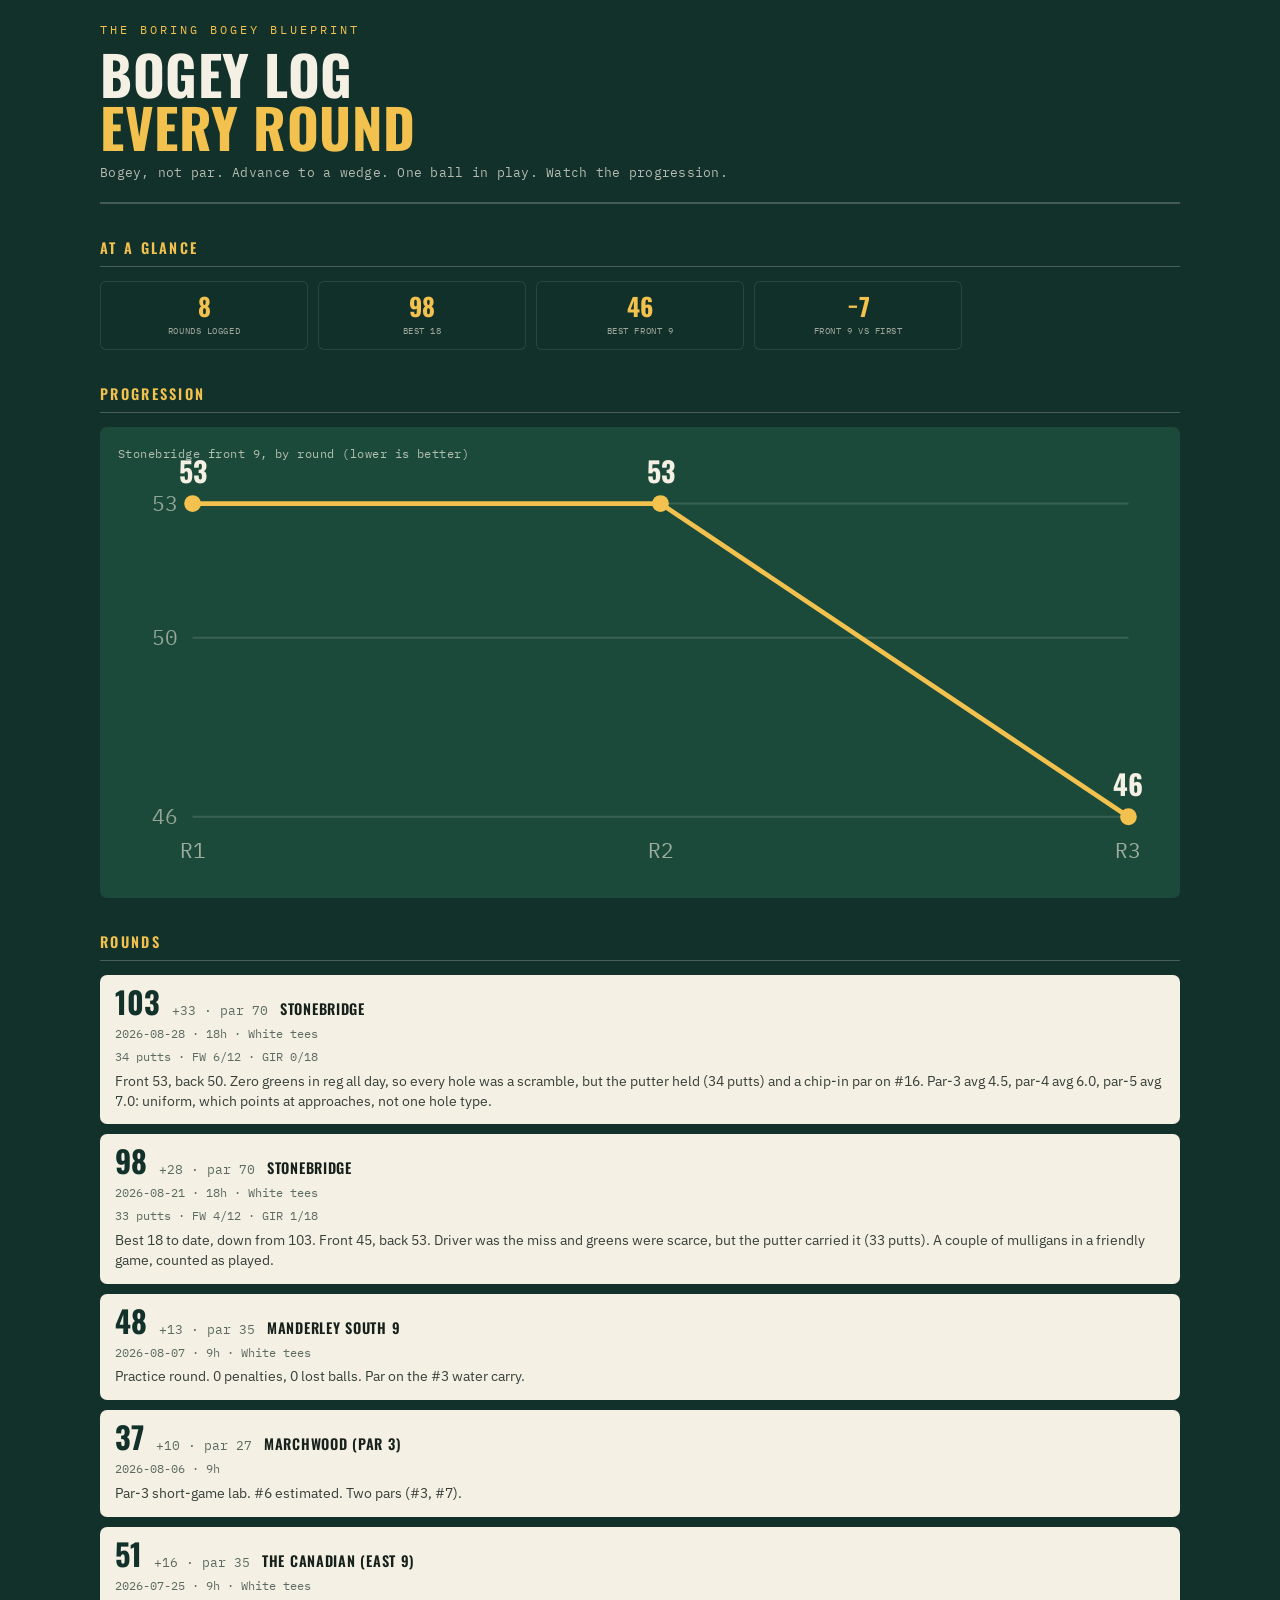
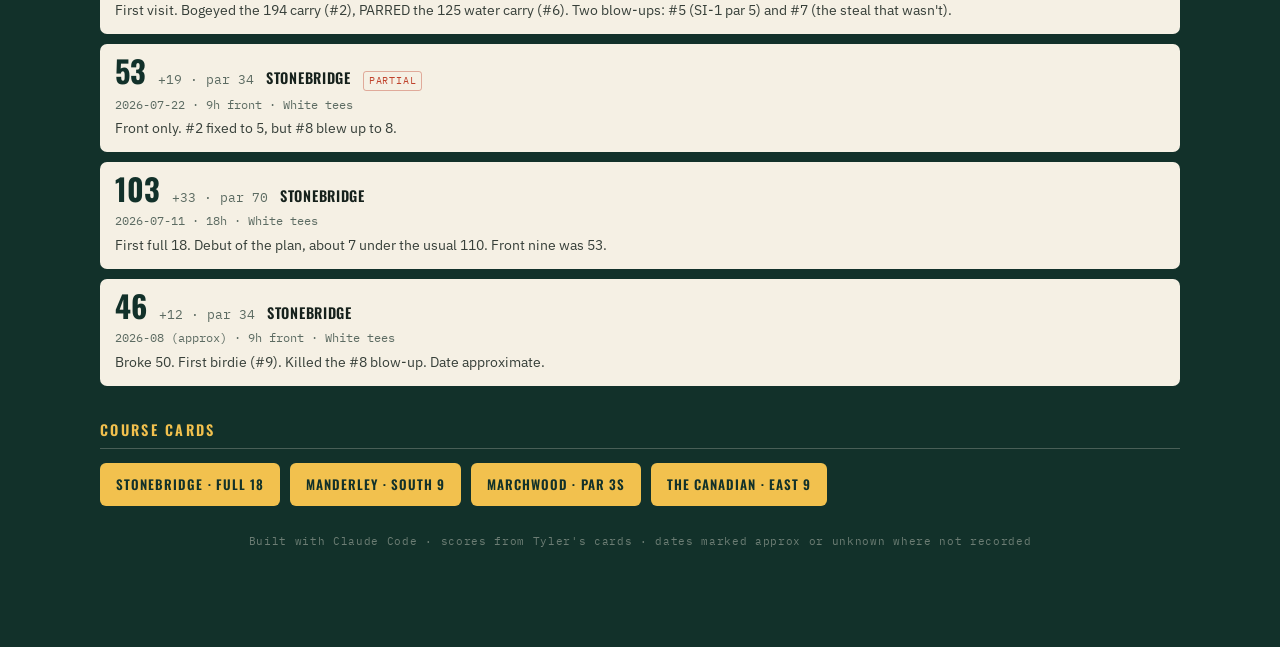
<file: index.html>
<!DOCTYPE html>
<html lang="en">
<head>
<meta charset="UTF-8">
<meta name="viewport" content="width=device-width, initial-scale=1">
<title>Bogey Log · Boring Bogey Blueprint</title>
<meta name="theme-color" content="#12312a">
<link rel="manifest" href="./manifest.webmanifest">
<link rel="icon" href="./favicon.svg" type="image/svg+xml">
<link rel="icon" href="./favicon-32.png" sizes="32x32" type="image/png">
<link rel="apple-touch-icon" href="./apple-touch-icon.png">
<link rel="preconnect" href="https://fonts.googleapis.com">
<link rel="preconnect" href="https://fonts.gstatic.com" crossorigin>
<link href="https://fonts.googleapis.com/css2?family=Oswald:wght@400;500;600;700&family=IBM+Plex+Mono:wght@400;500;600&family=IBM+Plex+Sans:wght@400;500&display=swap" rel="stylesheet">
<link rel="stylesheet" href="./assets/bbb.css">
</head>
<body>
<div class="wrap" id="app"></div>
<script src="./assets/charts.js"></script>
<script src="./assets/dashboard.js"></script>
<script>
  BBB.initDashboard();
  if ('serviceWorker' in navigator) { navigator.serviceWorker.register('./sw.js').catch(function () {}); }
</script>
</body>
</html>
</file>
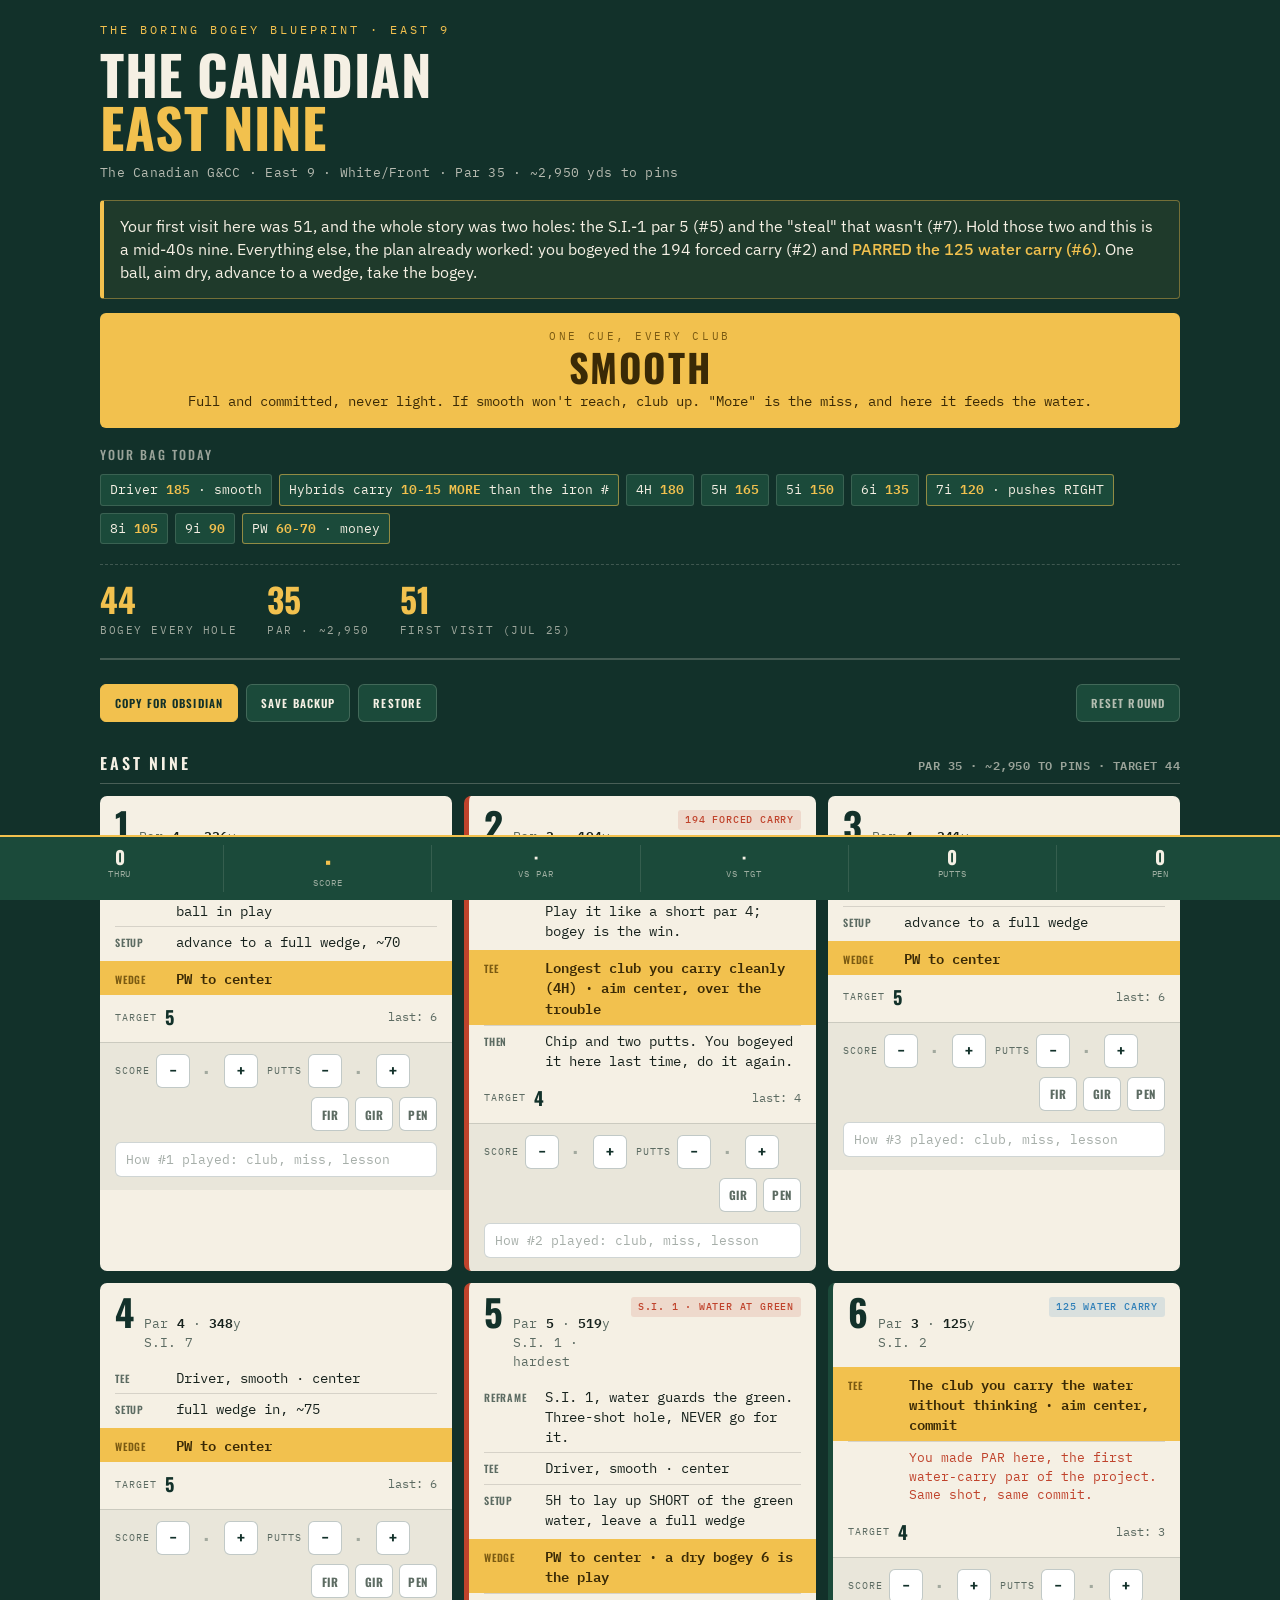
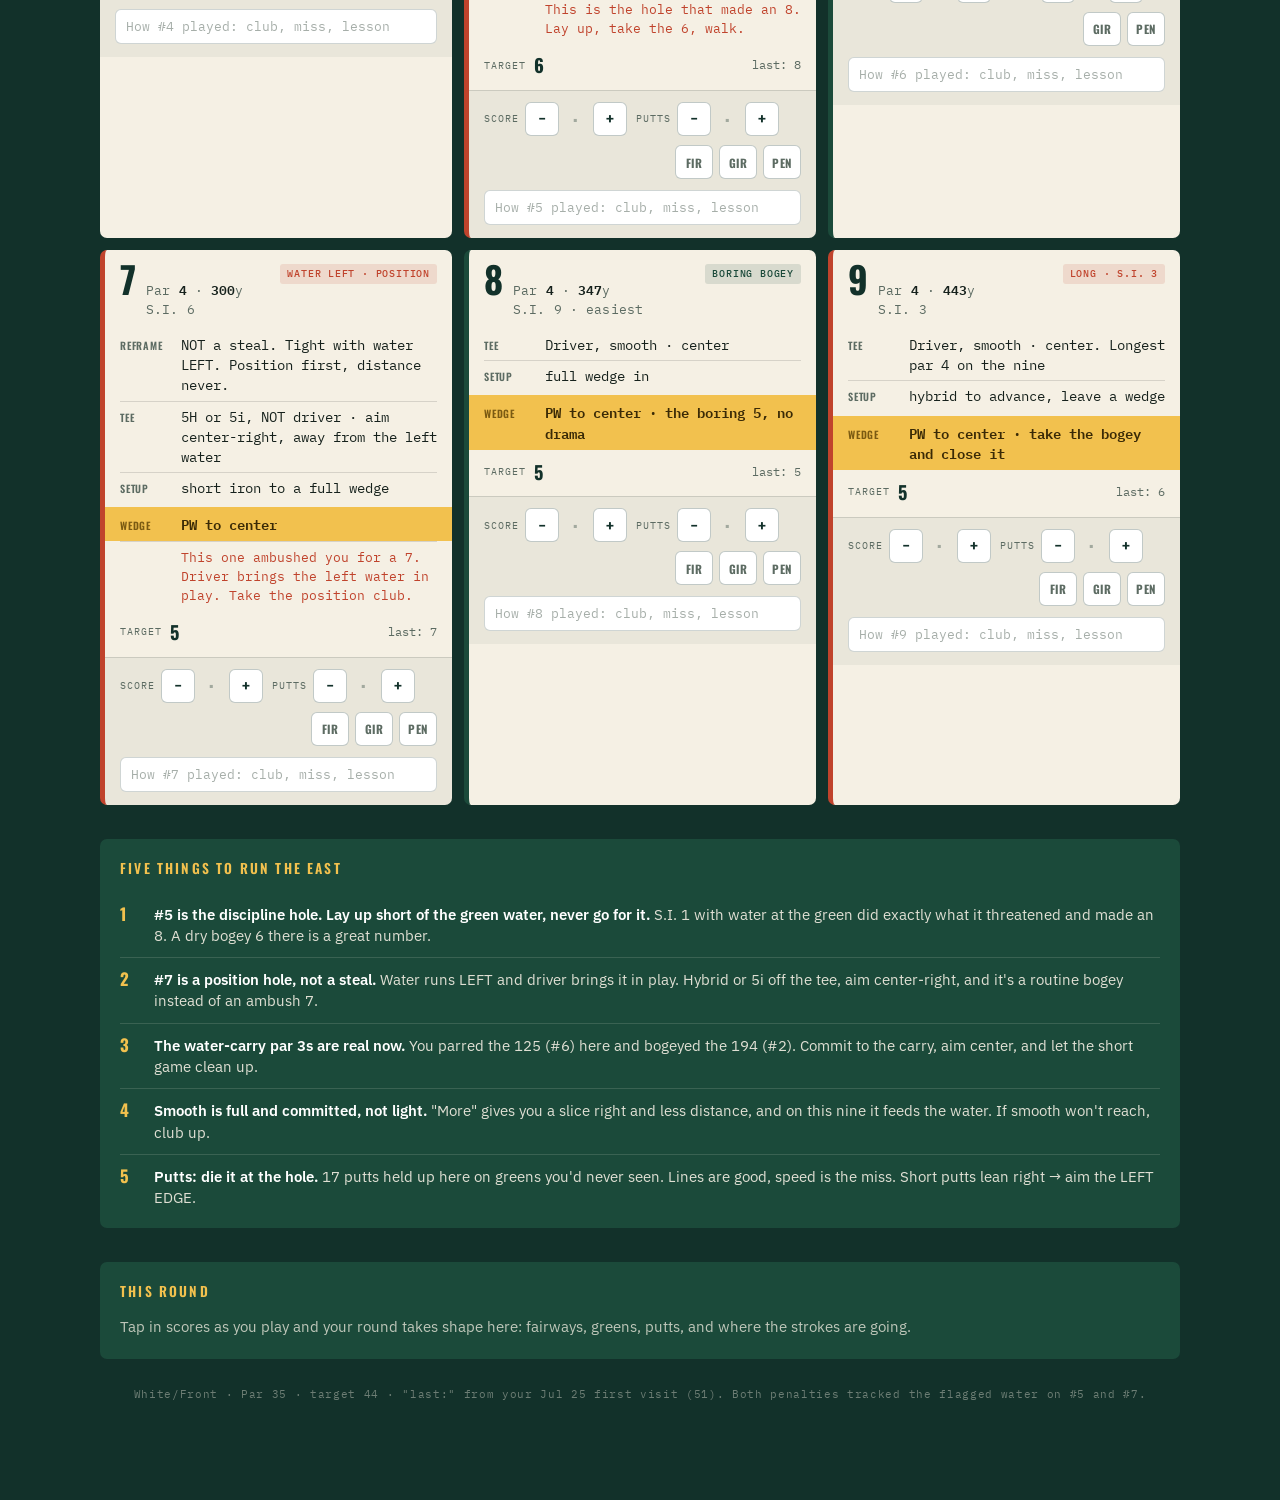
<file: courses/canadian.html>
<!DOCTYPE html>
<html lang="en">
<head>
<meta charset="UTF-8">
<meta name="viewport" content="width=device-width, initial-scale=1">
<title>The Canadian East 9 · Boring Bogey</title>
<meta name="theme-color" content="#12312a">
<link rel="manifest" href="../manifest.webmanifest">
<link rel="icon" href="../favicon.svg" type="image/svg+xml">
<link rel="icon" href="../favicon-32.png" sizes="32x32" type="image/png">
<link rel="apple-touch-icon" href="../apple-touch-icon.png">
<link rel="preconnect" href="https://fonts.googleapis.com">
<link rel="preconnect" href="https://fonts.gstatic.com" crossorigin>
<link href="https://fonts.googleapis.com/css2?family=Oswald:wght@400;500;600;700&family=IBM+Plex+Mono:wght@400;500;600&family=IBM+Plex+Sans:wght@400;500&display=swap" rel="stylesheet">
<link rel="stylesheet" href="../assets/bbb.css">
</head>
<body>
<div class="wrap" id="app"></div>

<div class="lb" id="lb" role="dialog" aria-modal="true" aria-label="Hole photo">
  <div class="lb-inner">
    <div class="lb-bar">
      <span class="lb-h" id="lbH">Hole <b>1</b></span>
      <span class="lb-meta" id="lbMeta"></span>
      <button class="lb-close" id="lbClose">Close &#10005;</button>
    </div>
    <div class="lb-stage">
      <img class="lb-img" id="lbImg" alt="">
      <div class="lb-fallback" id="lbFallback"></div>
    </div>
    <div class="lb-nav" id="lbNav">
      <button id="lbPrev">&lsaquo; Prev hole</button>
      <button id="lbNext">Next hole &rsaquo;</button>
    </div>
  </div>
</div>

<script src="../assets/renderer.js"></script>
<script src="../assets/tracker.js"></script>
<script>
  fetch('../data/courses/canadian.json')
    .then(function (r) { if (!r.ok) throw new Error('HTTP ' + r.status); return r.json(); })
    .then(function (C) { BBB.render(C); BBB.initTracker(C); })
    .catch(function (e) {
      document.getElementById('app').innerHTML =
        '<p style="font-family:IBM Plex Mono,monospace;padding:20px 4px">Could not load course data (' + e.message + '). Open this on the hosted site so it can fetch its data.</p>';
    });
  if ('serviceWorker' in navigator) { navigator.serviceWorker.register('../sw.js').catch(function () {}); }
</script>
</body>
</html>
</file>
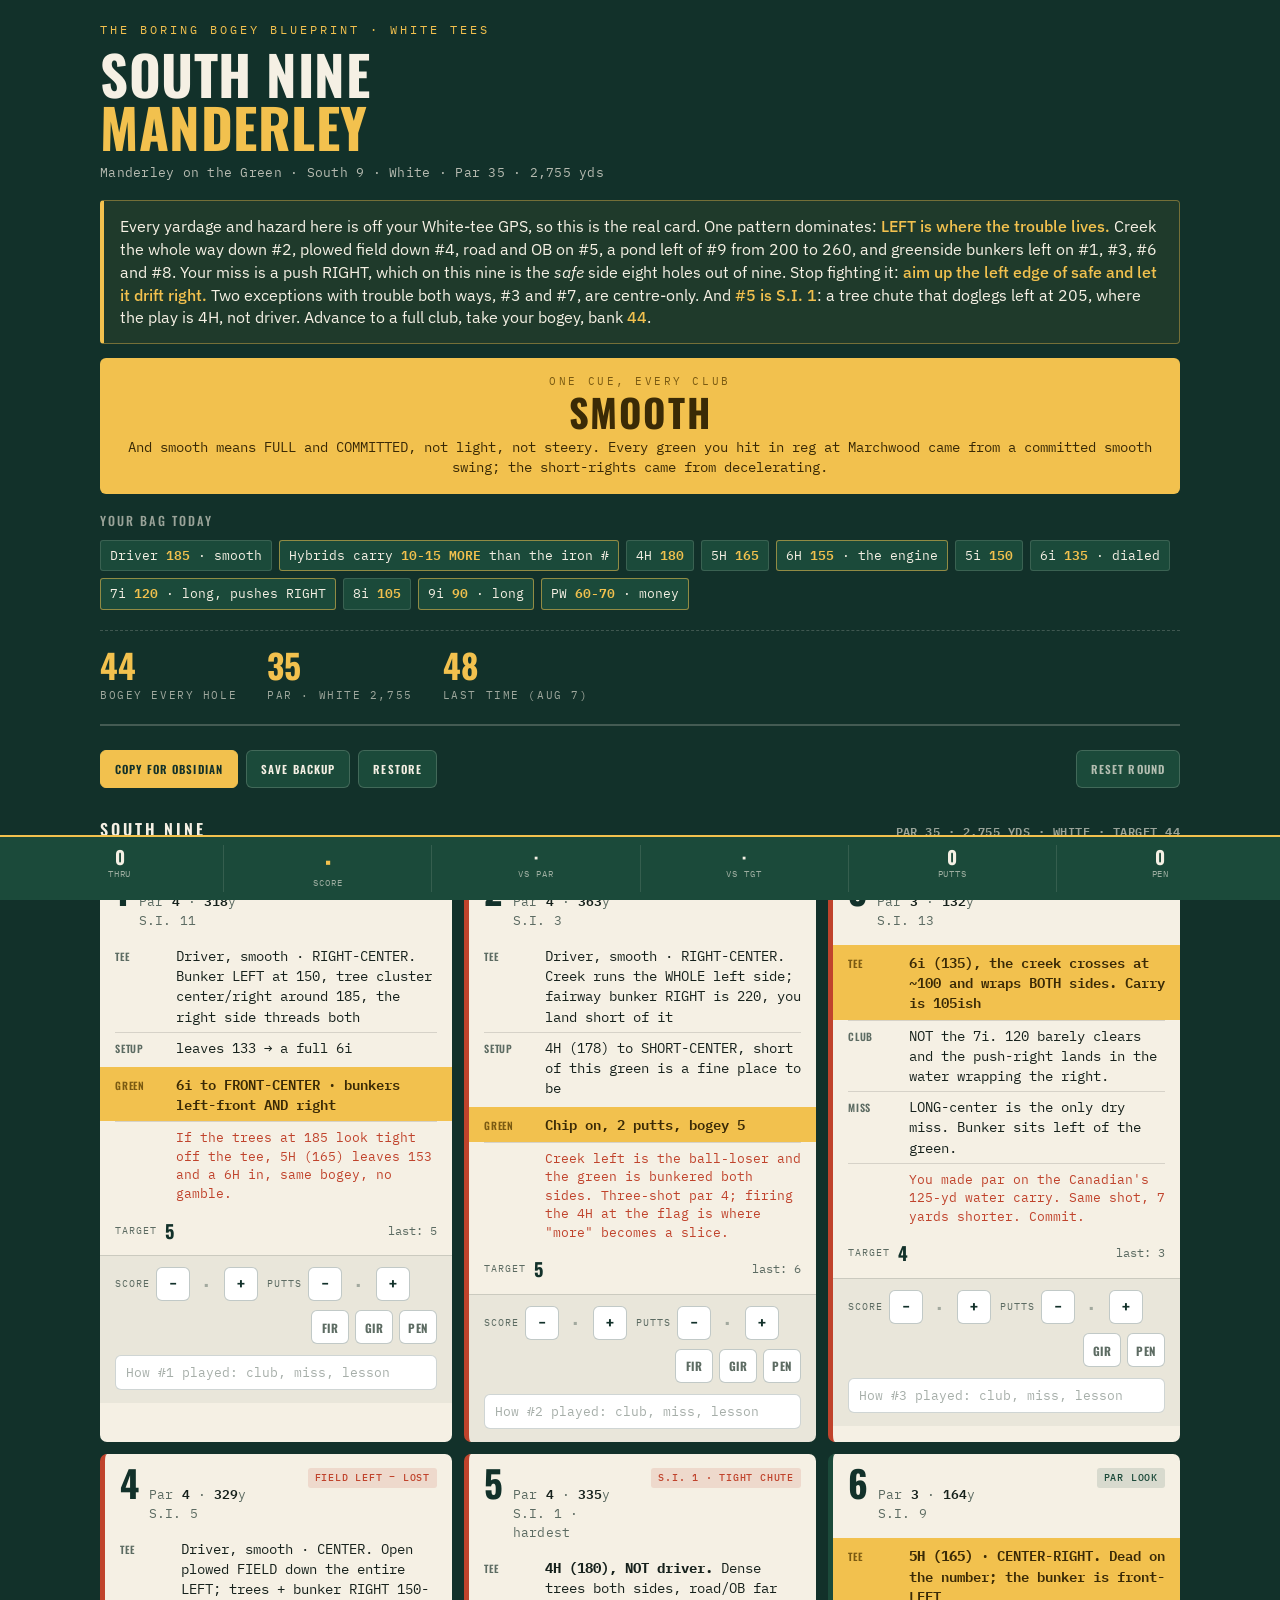
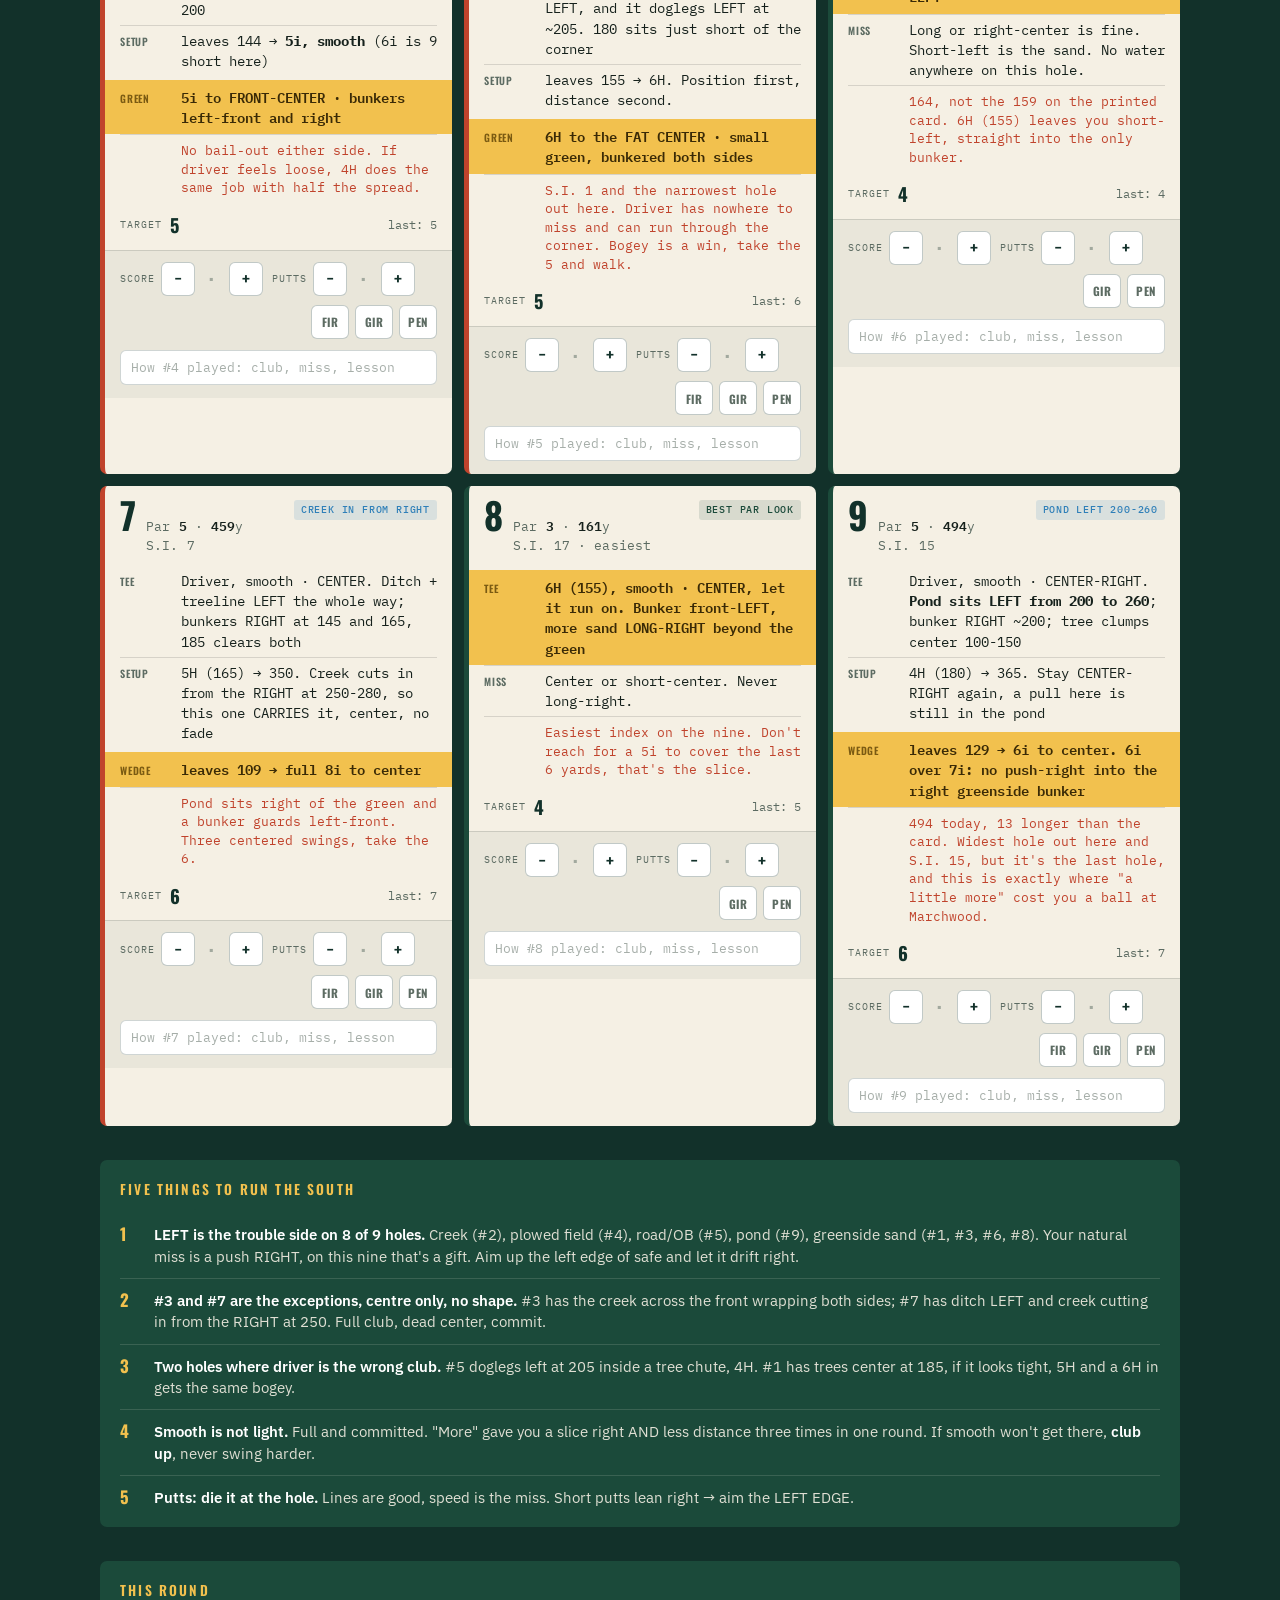
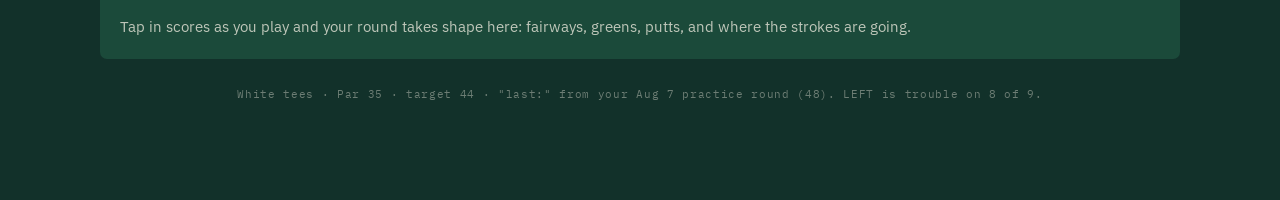
<file: courses/manderley.html>
<!DOCTYPE html>
<html lang="en">
<head>
<meta charset="UTF-8">
<meta name="viewport" content="width=device-width, initial-scale=1">
<title>Manderley South 9 · Boring Bogey</title>
<meta name="theme-color" content="#12312a">
<link rel="manifest" href="../manifest.webmanifest">
<link rel="icon" href="../favicon.svg" type="image/svg+xml">
<link rel="icon" href="../favicon-32.png" sizes="32x32" type="image/png">
<link rel="apple-touch-icon" href="../apple-touch-icon.png">
<link rel="preconnect" href="https://fonts.googleapis.com">
<link rel="preconnect" href="https://fonts.gstatic.com" crossorigin>
<link href="https://fonts.googleapis.com/css2?family=Oswald:wght@400;500;600;700&family=IBM+Plex+Mono:wght@400;500;600&family=IBM+Plex+Sans:wght@400;500&display=swap" rel="stylesheet">
<link rel="stylesheet" href="../assets/bbb.css">
</head>
<body>
<div class="wrap" id="app"></div>

<div class="lb" id="lb" role="dialog" aria-modal="true" aria-label="Hole photo">
  <div class="lb-inner">
    <div class="lb-bar">
      <span class="lb-h" id="lbH">Hole <b>1</b></span>
      <span class="lb-meta" id="lbMeta"></span>
      <button class="lb-close" id="lbClose">Close &#10005;</button>
    </div>
    <div class="lb-stage">
      <img class="lb-img" id="lbImg" alt="">
      <div class="lb-fallback" id="lbFallback"></div>
    </div>
    <div class="lb-nav" id="lbNav">
      <button id="lbPrev">&lsaquo; Prev hole</button>
      <button id="lbNext">Next hole &rsaquo;</button>
    </div>
  </div>
</div>

<script src="../assets/renderer.js"></script>
<script src="../assets/tracker.js"></script>
<script>
  fetch('../data/courses/manderley.json')
    .then(function (r) { if (!r.ok) throw new Error('HTTP ' + r.status); return r.json(); })
    .then(function (C) { BBB.render(C); BBB.initTracker(C); })
    .catch(function (e) {
      document.getElementById('app').innerHTML =
        '<p style="font-family:IBM Plex Mono,monospace;padding:20px 4px">Could not load course data (' + e.message + '). Open this on the hosted site so it can fetch its data.</p>';
    });
  if ('serviceWorker' in navigator) { navigator.serviceWorker.register('../sw.js').catch(function () {}); }
</script>
</body>
</html>
</file>
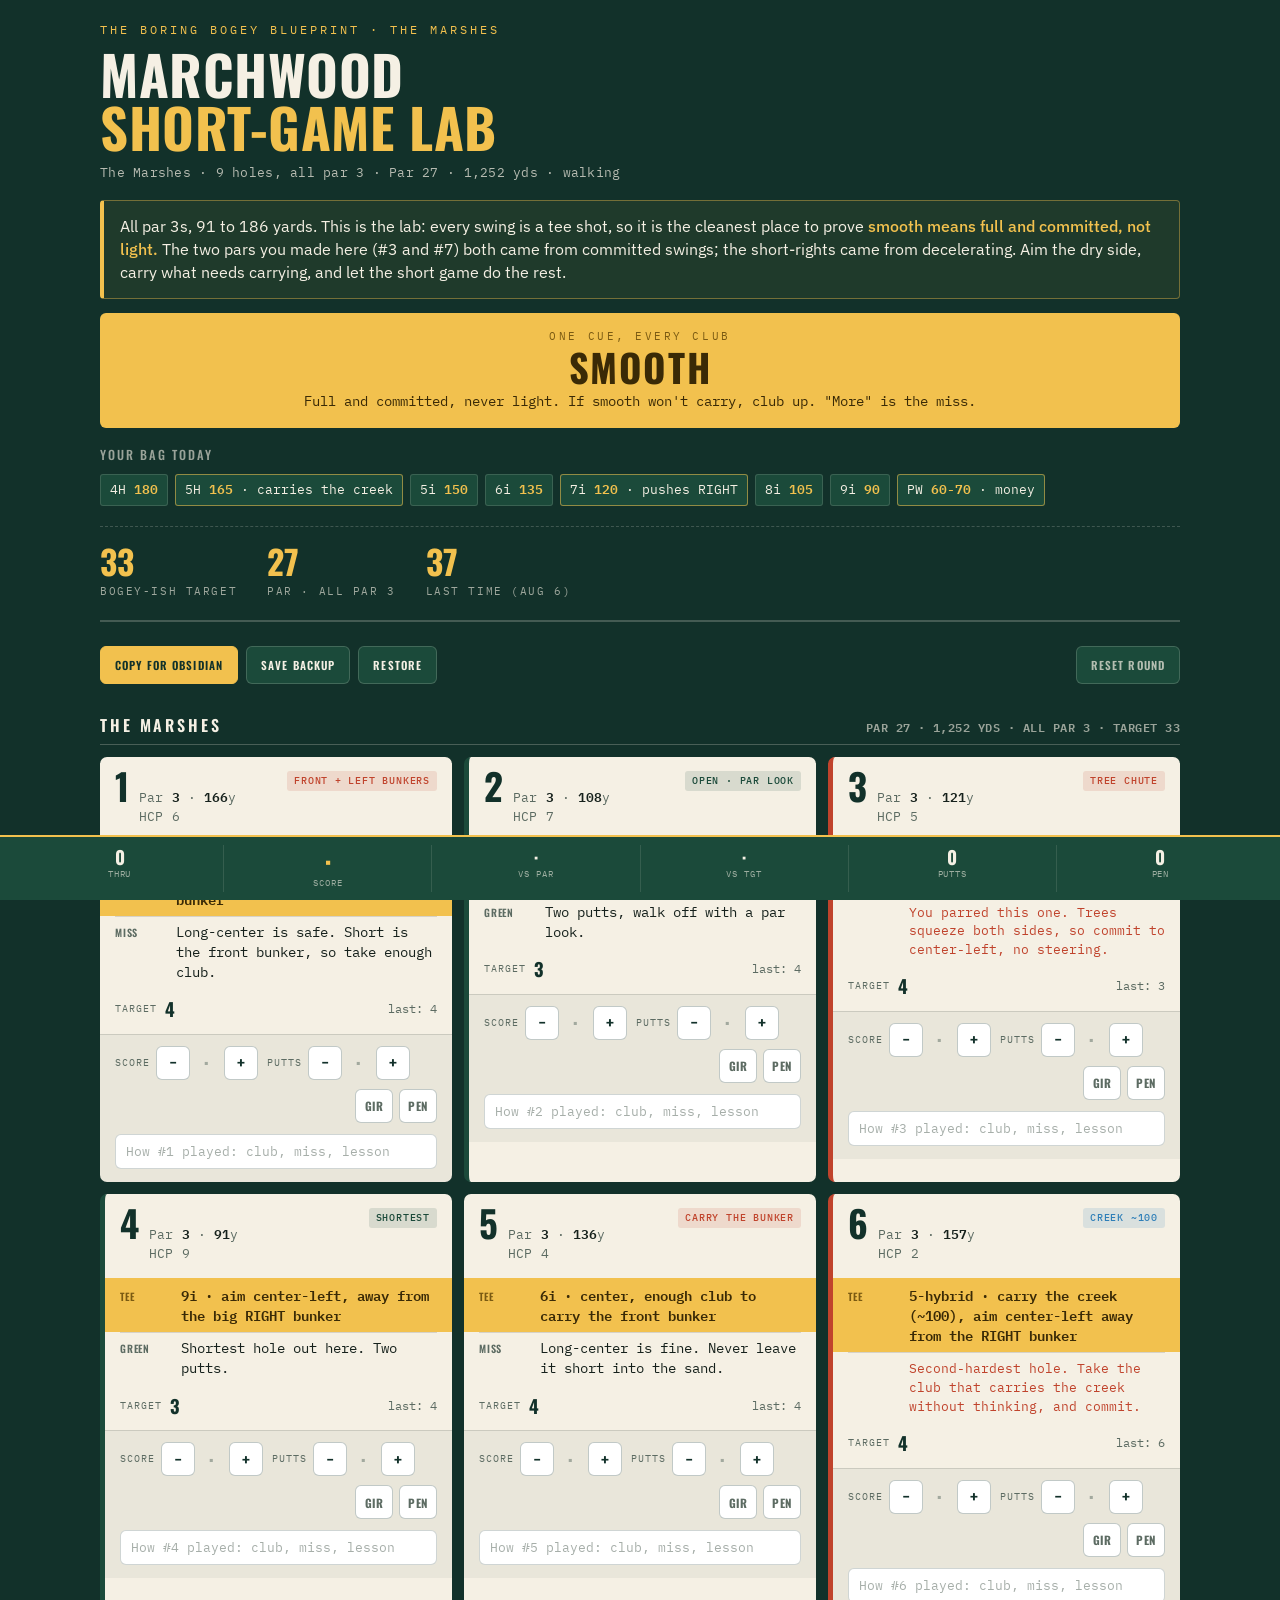
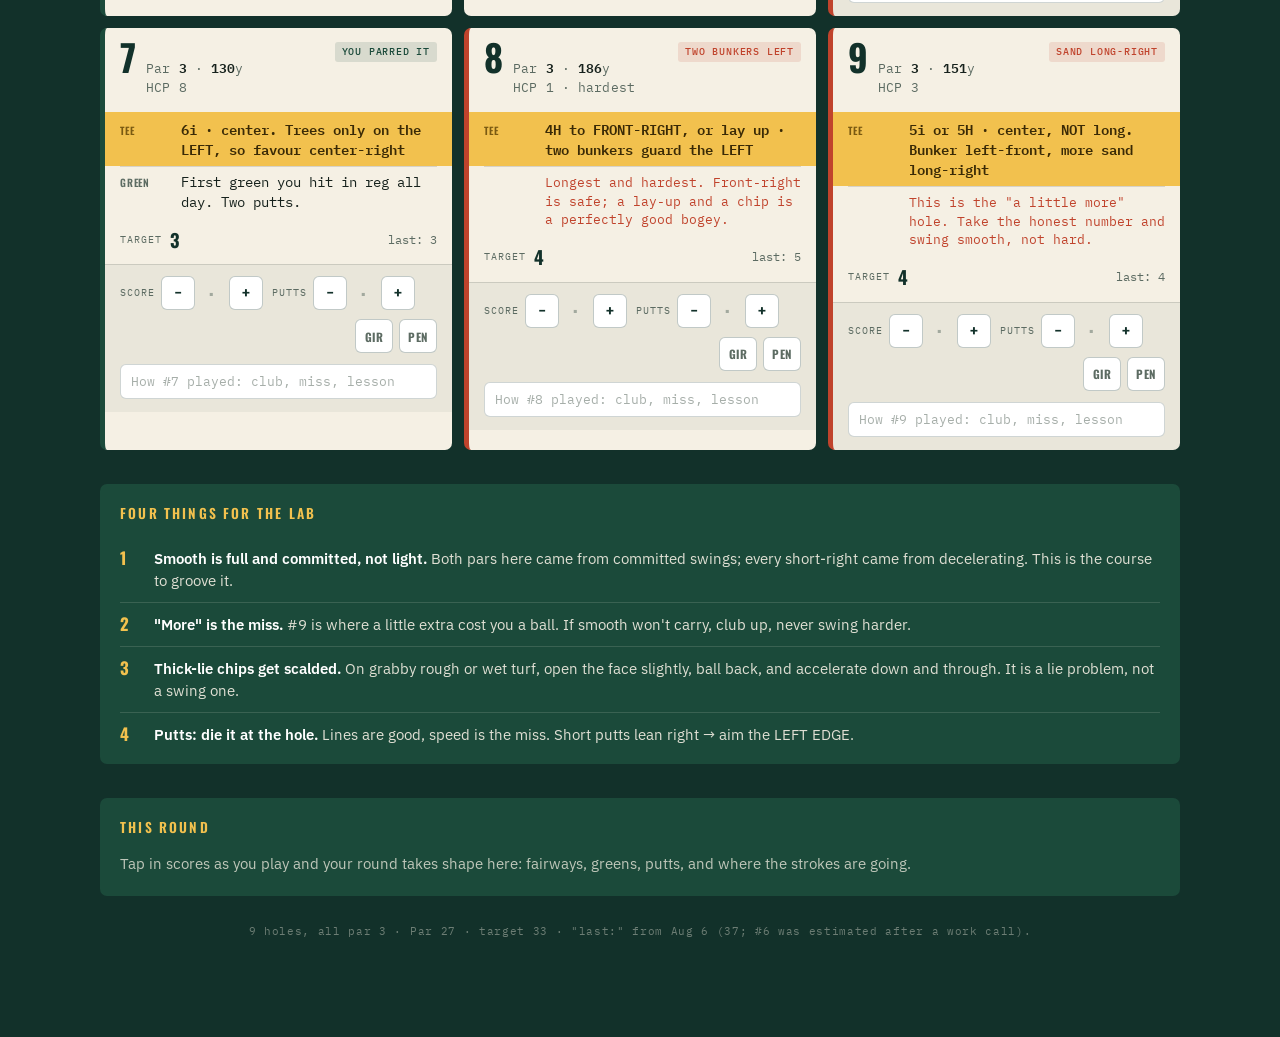
<file: courses/marchwood.html>
<!DOCTYPE html>
<html lang="en">
<head>
<meta charset="UTF-8">
<meta name="viewport" content="width=device-width, initial-scale=1">
<title>Marchwood · Short-Game Lab · Boring Bogey</title>
<meta name="theme-color" content="#12312a">
<link rel="manifest" href="../manifest.webmanifest">
<link rel="icon" href="../favicon.svg" type="image/svg+xml">
<link rel="icon" href="../favicon-32.png" sizes="32x32" type="image/png">
<link rel="apple-touch-icon" href="../apple-touch-icon.png">
<link rel="preconnect" href="https://fonts.googleapis.com">
<link rel="preconnect" href="https://fonts.gstatic.com" crossorigin>
<link href="https://fonts.googleapis.com/css2?family=Oswald:wght@400;500;600;700&family=IBM+Plex+Mono:wght@400;500;600&family=IBM+Plex+Sans:wght@400;500&display=swap" rel="stylesheet">
<link rel="stylesheet" href="../assets/bbb.css">
</head>
<body>
<div class="wrap" id="app"></div>

<div class="lb" id="lb" role="dialog" aria-modal="true" aria-label="Hole photo">
  <div class="lb-inner">
    <div class="lb-bar">
      <span class="lb-h" id="lbH">Hole <b>1</b></span>
      <span class="lb-meta" id="lbMeta"></span>
      <button class="lb-close" id="lbClose">Close &#10005;</button>
    </div>
    <div class="lb-stage">
      <img class="lb-img" id="lbImg" alt="">
      <div class="lb-fallback" id="lbFallback"></div>
    </div>
    <div class="lb-nav" id="lbNav">
      <button id="lbPrev">&lsaquo; Prev hole</button>
      <button id="lbNext">Next hole &rsaquo;</button>
    </div>
  </div>
</div>

<script src="../assets/renderer.js"></script>
<script src="../assets/tracker.js"></script>
<script>
  fetch('../data/courses/marchwood.json')
    .then(function (r) { if (!r.ok) throw new Error('HTTP ' + r.status); return r.json(); })
    .then(function (C) { BBB.render(C); BBB.initTracker(C); })
    .catch(function (e) {
      document.getElementById('app').innerHTML =
        '<p style="font-family:IBM Plex Mono,monospace;padding:20px 4px">Could not load course data (' + e.message + '). Open this on the hosted site so it can fetch its data.</p>';
    });
  if ('serviceWorker' in navigator) { navigator.serviceWorker.register('../sw.js').catch(function () {}); }
</script>
</body>
</html>
</file>
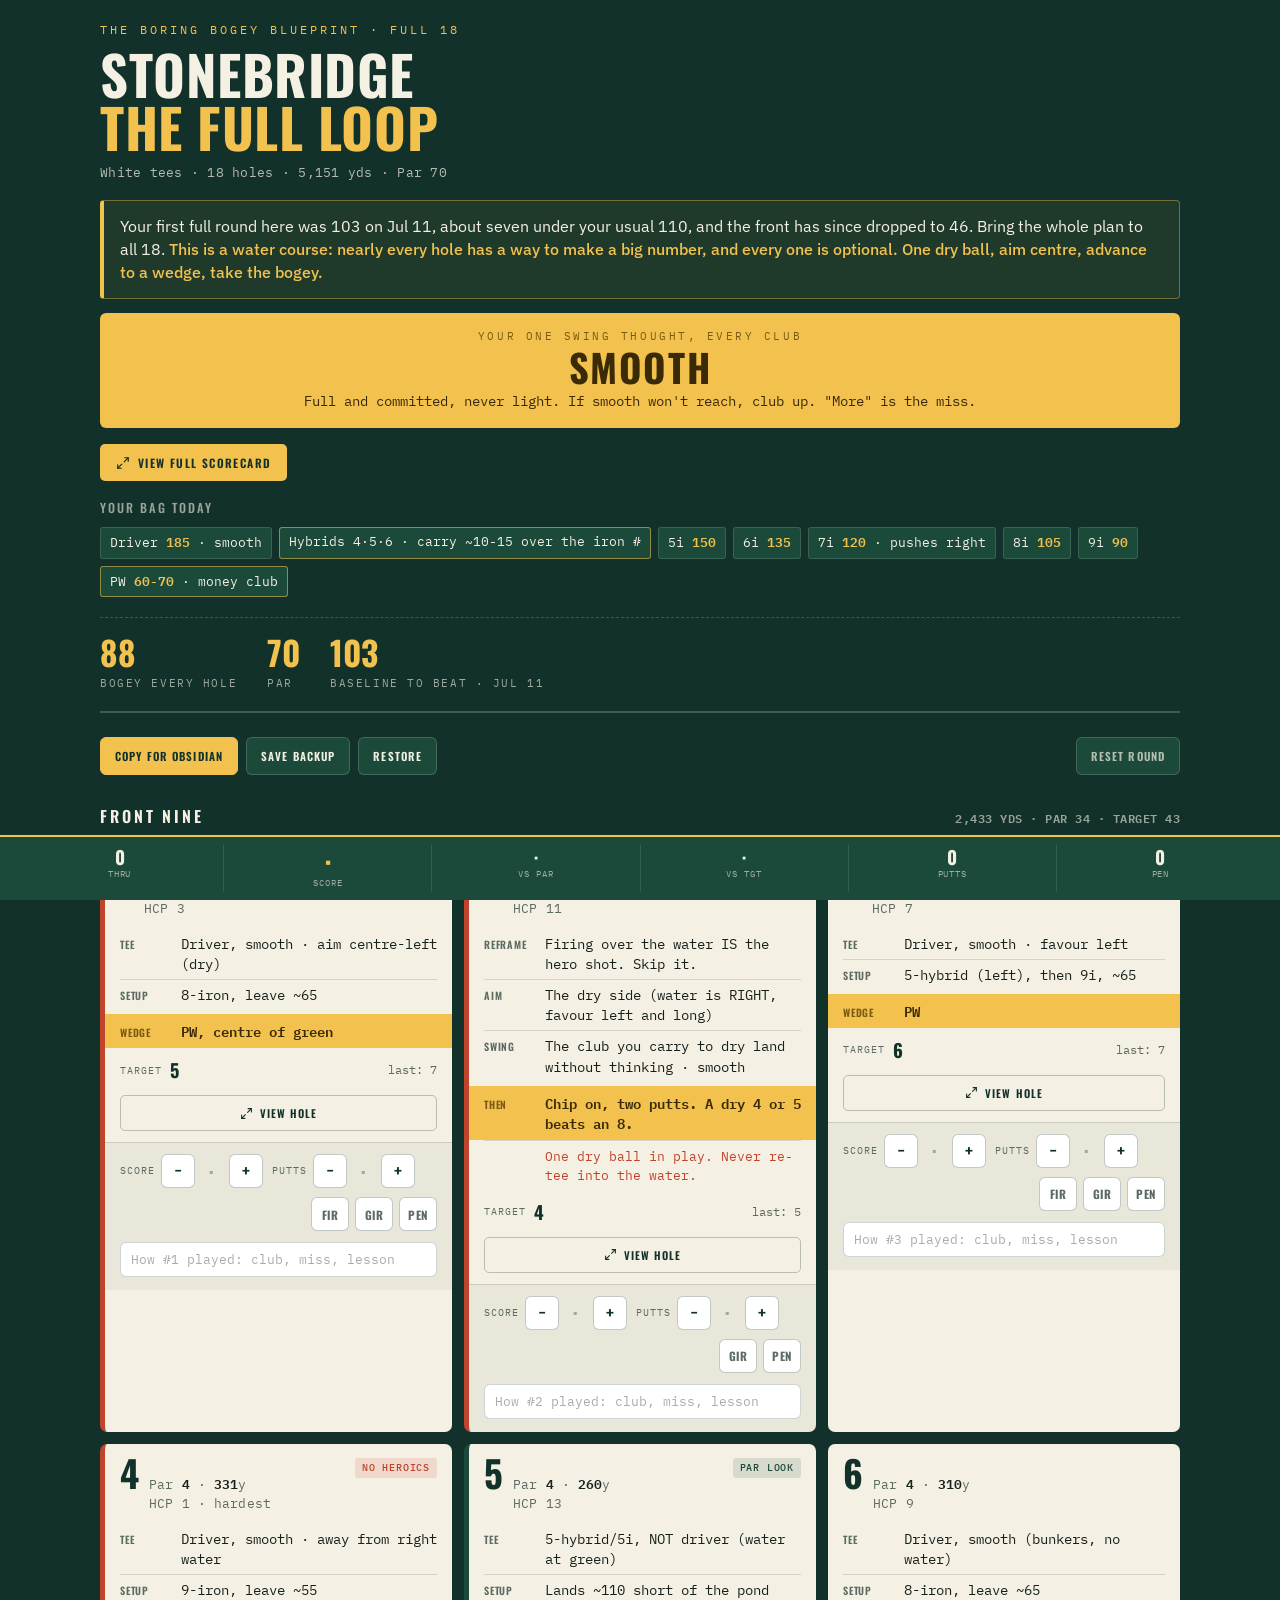
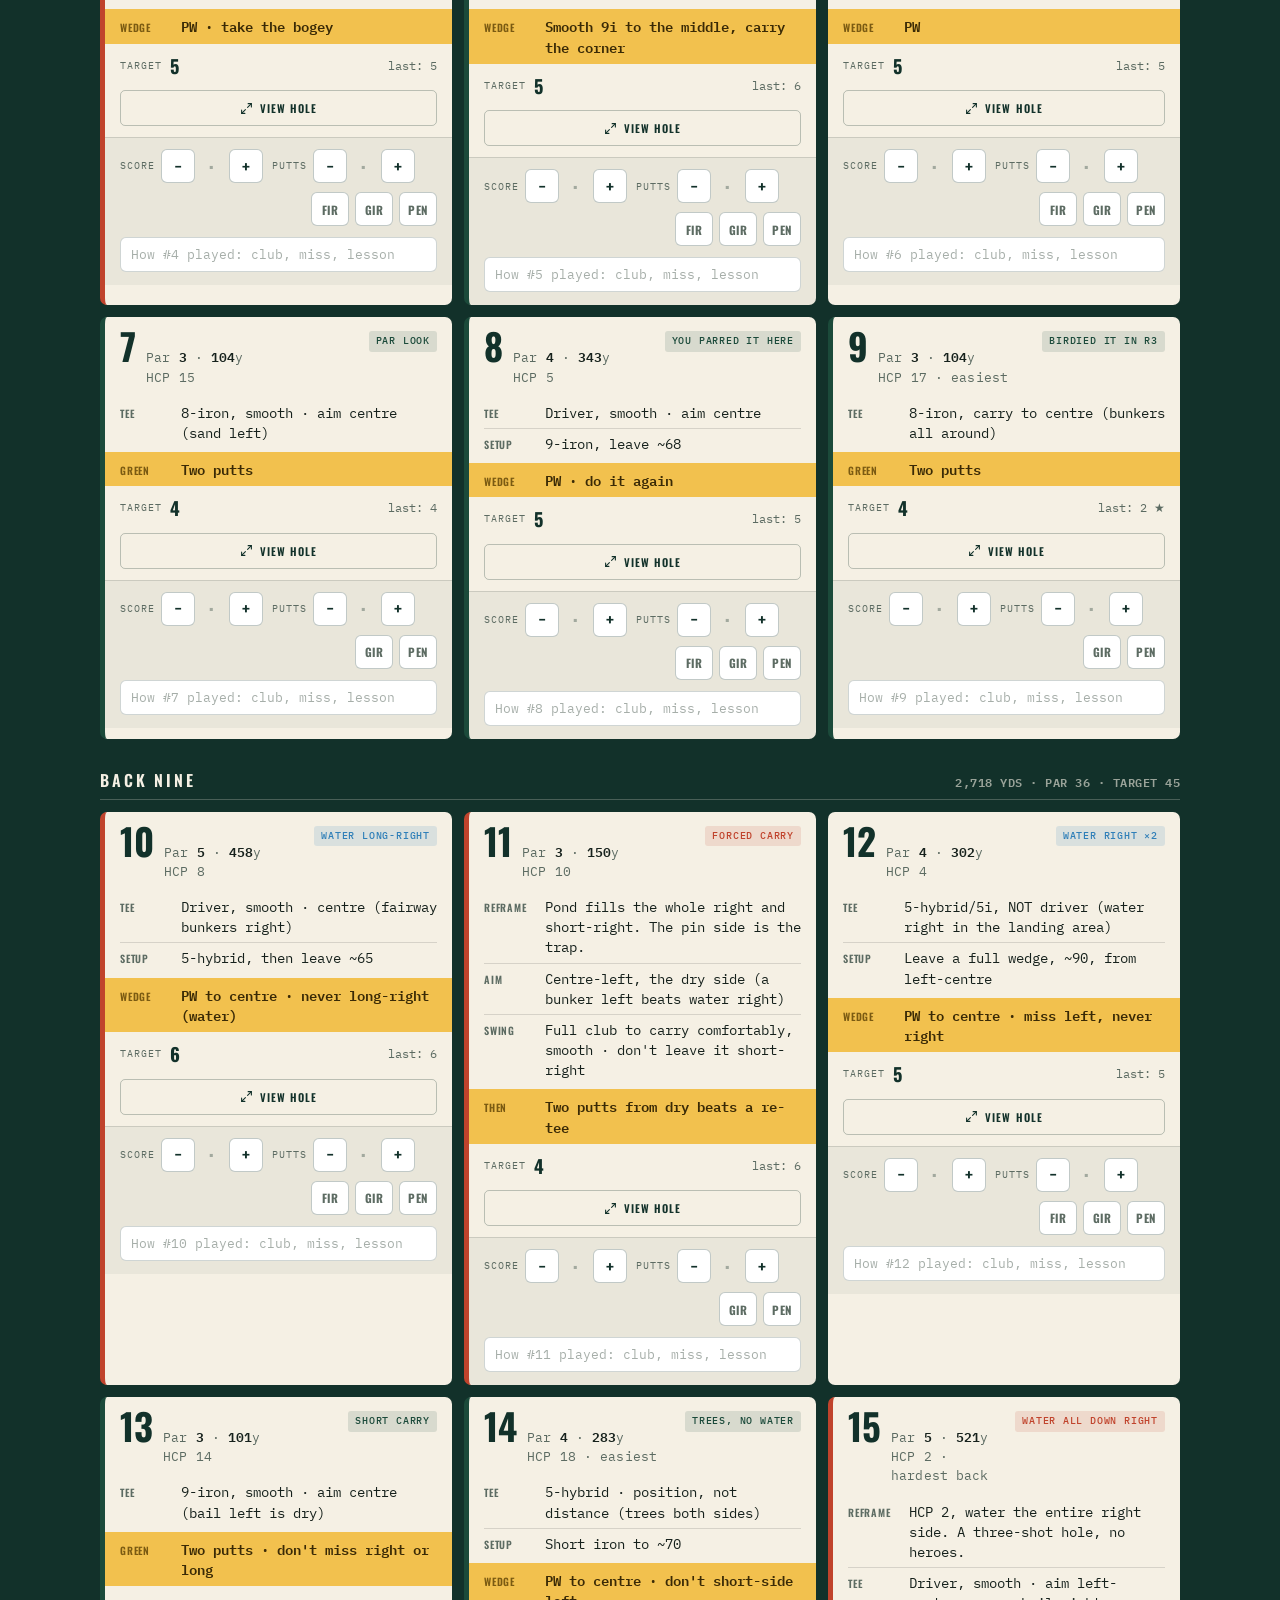
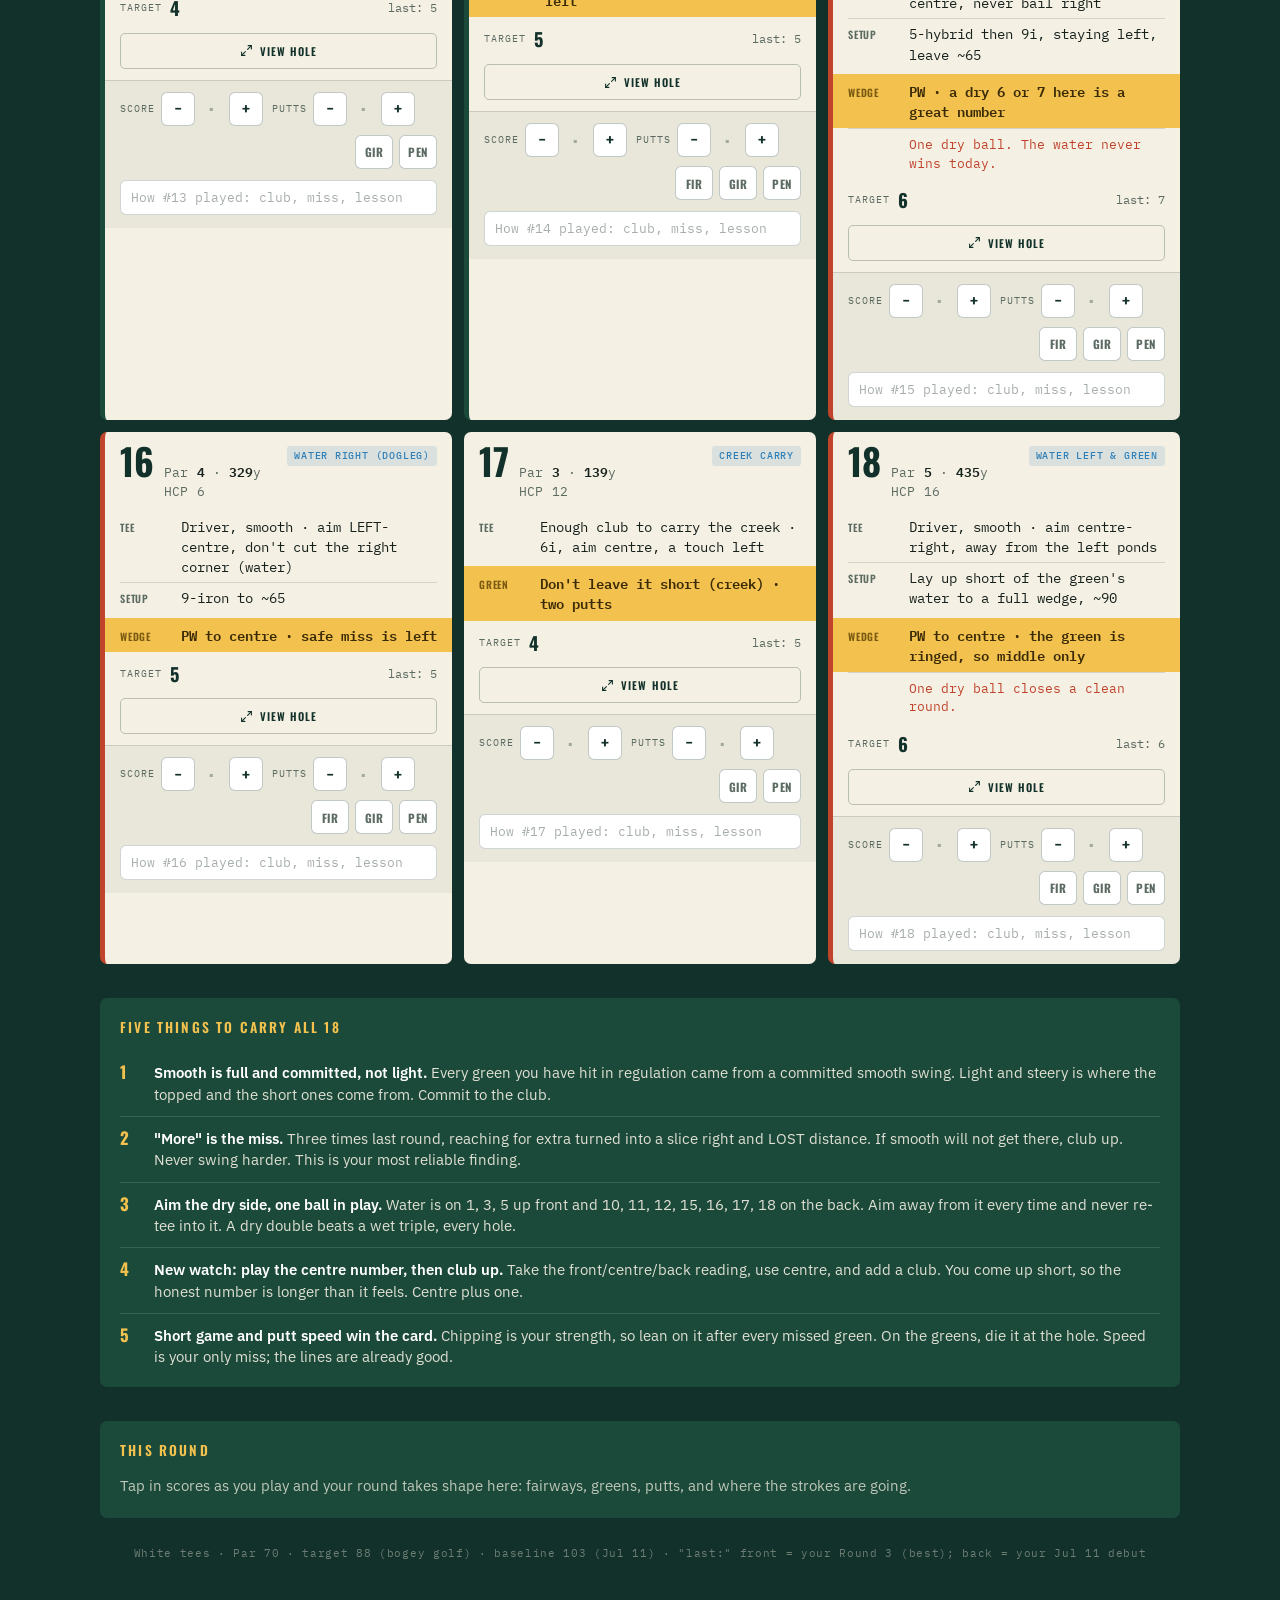
<file: courses/stonebridge.html>
<!DOCTYPE html>
<html lang="en">
<head>
<meta charset="UTF-8">
<meta name="viewport" content="width=device-width, initial-scale=1">
<title>Stonebridge · Full 18 · Boring Bogey</title>
<meta name="theme-color" content="#12312a">
<link rel="manifest" href="../manifest.webmanifest">
<link rel="icon" href="../favicon.svg" type="image/svg+xml">
<link rel="icon" href="../favicon-32.png" sizes="32x32" type="image/png">
<link rel="apple-touch-icon" href="../apple-touch-icon.png">
<link rel="preconnect" href="https://fonts.googleapis.com">
<link rel="preconnect" href="https://fonts.gstatic.com" crossorigin>
<link href="https://fonts.googleapis.com/css2?family=Oswald:wght@400;500;600;700&family=IBM+Plex+Mono:wght@400;500;600&family=IBM+Plex+Sans:wght@400;500&display=swap" rel="stylesheet">
<link rel="stylesheet" href="../assets/bbb.css">
</head>
<body>
<div class="wrap" id="app"></div>

<div class="lb" id="lb" role="dialog" aria-modal="true" aria-label="Hole photo">
  <div class="lb-inner">
    <div class="lb-bar">
      <span class="lb-h" id="lbH">Hole <b>1</b></span>
      <span class="lb-meta" id="lbMeta"></span>
      <button class="lb-close" id="lbClose">Close &#10005;</button>
    </div>
    <div class="lb-stage">
      <img class="lb-img" id="lbImg" alt="">
      <div class="lb-fallback" id="lbFallback"></div>
    </div>
    <div class="lb-nav" id="lbNav">
      <button id="lbPrev">&lsaquo; Prev hole</button>
      <button id="lbNext">Next hole &rsaquo;</button>
    </div>
  </div>
</div>

<script src="../assets/renderer.js"></script>
<script src="../assets/tracker.js"></script>
<script>
  fetch('../data/courses/stonebridge.json')
    .then(function (r) { if (!r.ok) throw new Error('HTTP ' + r.status); return r.json(); })
    .then(function (C) { BBB.render(C); BBB.initTracker(C); })
    .catch(function (e) {
      document.getElementById('app').innerHTML =
        '<p style="font-family:IBM Plex Mono,monospace;padding:20px 4px">Could not load course data (' + e.message + '). Open this on the hosted site so it can fetch its data.</p>';
    });
  if ('serviceWorker' in navigator) { navigator.serviceWorker.register('../sw.js').catch(function () {}); }
</script>
</body>
</html>
</file>
<file: assets/bbb.css>
/* Boring Bogey Blueprint — shared caddy + dashboard styles */
:root{
  --pine:#12312a; --fairway:#1b4a3a; --cream:#f5f0e4; --ink:#16211c;
  --pencil:#f2c14e; --flag:#c0432c; --water:#2f7fb8;
  --line:rgba(22,33,28,.14); --muted:#5c6b62;
  --over:#f2a99c; --under:#9fe3b8;
}
*{box-sizing:border-box;margin:0;padding:0}
html{-webkit-text-size-adjust:100%}
body{background:var(--pine);color:var(--cream);font-family:"IBM Plex Sans",system-ui,sans-serif;line-height:1.45;padding:22px 16px 96px}
.wrap{max-width:1080px;margin:0 auto}
a{color:var(--pencil)}

/* ---- header ---- */
header{border-bottom:2px solid rgba(245,240,228,.22);padding-bottom:20px;margin-bottom:24px}
.eyebrow{font-family:"IBM Plex Mono",monospace;font-size:.72rem;letter-spacing:.26em;text-transform:uppercase;color:var(--pencil);margin-bottom:8px}
h1{font-family:"Oswald",sans-serif;font-weight:700;font-size:clamp(2rem,7vw,3.4rem);line-height:.98;letter-spacing:.01em;text-transform:uppercase}
h1 span{color:var(--pencil);display:block}
.sub{font-family:"IBM Plex Mono",monospace;font-size:.82rem;color:rgba(245,240,228,.72);margin-top:10px;letter-spacing:.02em}
.thesis{margin-top:18px;padding:14px 16px;border:1px solid rgba(242,193,78,.4);border-left:4px solid var(--pencil);background:rgba(242,193,78,.06);border-radius:4px;font-size:.98rem}
.thesis b{color:var(--pencil);font-weight:500}
.tempo{margin-top:14px;padding:16px;background:var(--pencil);color:#3a2a06;border-radius:6px;text-align:center}
.tempo .lab{font-family:"IBM Plex Mono",monospace;font-size:.66rem;letter-spacing:.24em;text-transform:uppercase;color:#7a5a12}
.tempo .word{font-family:"Oswald";font-weight:700;font-size:2.4rem;line-height:1;letter-spacing:.04em;text-transform:uppercase;margin:4px 0 6px}
.tempo .note{font-size:.86rem;font-family:"IBM Plex Mono",monospace}
.card-btn{margin-top:16px;display:inline-flex;align-items:center;gap:8px;font-family:"Oswald";font-weight:600;text-transform:uppercase;letter-spacing:.12em;font-size:.72rem;color:var(--pine);background:var(--pencil);border:none;border-radius:5px;padding:10px 16px;cursor:pointer}
.card-btn:hover,.card-btn:focus-visible{filter:brightness(1.06);outline:none}
.card-btn svg{width:14px;height:14px}

/* ---- bag ---- */
.bag{margin-top:18px}
.bag-title{font-family:"Oswald";font-weight:500;text-transform:uppercase;letter-spacing:.16em;font-size:.78rem;color:rgba(245,240,228,.6);margin-bottom:10px}
.clubs{display:flex;flex-wrap:wrap;gap:7px}
.club{font-family:"IBM Plex Mono",monospace;font-size:.8rem;background:var(--fairway);border:1px solid rgba(245,240,228,.14);border-radius:3px;padding:5px 9px;white-space:nowrap}
.club b{color:var(--pencil);font-weight:600}
.club.star{border-color:rgba(242,193,78,.55)}

/* ---- stats ---- */
.score-strip{display:flex;flex-wrap:wrap;gap:18px 30px;margin-top:20px;padding-top:18px;border-top:1px dashed rgba(245,240,228,.2)}
.stat .n{font-family:"Oswald";font-weight:700;font-size:2.1rem;line-height:1;color:var(--pencil)}
.stat .l{font-family:"IBM Plex Mono",monospace;font-size:.7rem;letter-spacing:.14em;text-transform:uppercase;color:rgba(245,240,228,.62);margin-top:5px}

/* ---- nine header + grid ---- */
.nine{font-family:"Oswald";font-weight:600;text-transform:uppercase;letter-spacing:.18em;font-size:1rem;margin:30px 0 12px;padding-bottom:7px;border-bottom:1px solid rgba(245,240,228,.24);display:flex;justify-content:space-between;align-items:baseline}
.nine .tot{font-family:"IBM Plex Mono",monospace;font-size:.76rem;letter-spacing:.04em;color:rgba(245,240,228,.6)}
.grid{display:grid;grid-template-columns:1fr;gap:12px}
@media(min-width:640px){.grid{grid-template-columns:1fr 1fr}}
@media(min-width:940px){.grid{grid-template-columns:1fr 1fr 1fr}}

/* ---- hole card ---- */
.hole{background:var(--cream);color:var(--ink);border-radius:7px;padding:14px 15px 13px;position:relative;overflow:hidden;display:flex;flex-direction:column}
.hole.hard{border-left:5px solid var(--flag)}
.hole.short{border-left:5px solid var(--fairway)}
.htop{display:flex;align-items:baseline;gap:10px;margin-bottom:11px}
.num{font-family:"Oswald";font-weight:700;font-size:2.3rem;line-height:.8;color:var(--pine)}
.meta{font-family:"IBM Plex Mono",monospace;font-size:.82rem;color:var(--muted);letter-spacing:.01em}
.meta b{color:var(--ink);font-weight:600}
.meta .alt{color:var(--water)}
.tag{margin-left:auto;font-family:"IBM Plex Mono",monospace;font-size:.62rem;letter-spacing:.08em;text-transform:uppercase;padding:3px 7px;border-radius:3px;font-weight:500;white-space:nowrap;align-self:flex-start}
.tag.par{background:rgba(27,74,58,.13);color:var(--fairway)}
.tag.flag{background:rgba(192,67,44,.13);color:var(--flag)}
.tag.water{background:rgba(47,127,184,.14);color:var(--water)}
.flow{display:flex;flex-direction:column;gap:0}
.step{display:flex;align-items:baseline;gap:9px;padding:5px 0;border-top:1px solid var(--line)}
.step:first-child{border-top:none}
.step .k{font-family:"Oswald";font-weight:600;text-transform:uppercase;letter-spacing:.08em;font-size:.64rem;color:var(--muted);width:52px;flex-shrink:0;padding-top:2px}
.step .v{font-family:"IBM Plex Mono",monospace;font-size:.87rem;color:var(--ink)}
.step.wedge{background:var(--pencil);margin:4px -15px 0;padding:7px 15px;border:none}
.step.wedge .k{color:#7a5a12}
.step.wedge .v{color:#3a2a06;font-weight:600}
.step.note{padding-top:7px}
.step.note .v{color:var(--flag);font-size:.8rem}
.step.tee2 .v{color:var(--water);font-size:.8rem}
.target{margin-top:9px;display:flex;align-items:center;gap:8px;font-family:"IBM Plex Mono",monospace;font-size:.8rem}
.target .lab{color:var(--muted);text-transform:uppercase;letter-spacing:.1em;font-size:.62rem}
.target .sc{font-family:"Oswald";font-weight:700;font-size:1.15rem;color:var(--pine)}
.target .last{margin-left:auto;color:var(--muted);font-size:.72rem}
.viewbtn{margin-top:11px;width:100%;display:flex;align-items:center;justify-content:center;gap:7px;font-family:"Oswald";font-weight:600;text-transform:uppercase;letter-spacing:.1em;font-size:.68rem;color:var(--pine);background:transparent;border:1px solid rgba(18,49,42,.26);border-radius:5px;padding:9px;cursor:pointer;transition:background .15s,border-color .15s}
.viewbtn:hover,.viewbtn:focus-visible{background:rgba(18,49,42,.07);border-color:var(--pine);outline:none}
.viewbtn svg{width:13px;height:13px}

/* ---- tracker ---- */
.trk{margin:11px -15px -13px;padding:11px 15px 13px;background:rgba(18,49,42,.05);border-top:1px solid var(--line);display:flex;flex-wrap:wrap;align-items:center;gap:9px}
.trk-grp{display:flex;align-items:center;gap:6px}
.trk-lab{font-family:"IBM Plex Mono",monospace;font-size:.6rem;letter-spacing:.1em;text-transform:uppercase;color:var(--muted)}
.stp{display:inline-flex;align-items:center;gap:2px}
.stp button{width:34px;height:34px;border:1px solid rgba(18,49,42,.26);background:#fff;color:var(--pine);font-family:"Oswald";font-weight:700;font-size:1.1rem;line-height:1;border-radius:6px;cursor:pointer}
.stp button:active{background:rgba(18,49,42,.1)}
.stv{min-width:30px;text-align:center;font-family:"Oswald";font-weight:700;font-size:1.25rem;color:var(--pine);cursor:pointer}
.stv.empty{color:rgba(92,107,98,.5)}
.pen{margin-left:auto;width:36px;height:34px;border:1px solid rgba(18,49,42,.26);background:#fff;color:var(--muted);font-size:1rem;border-radius:6px;cursor:pointer}
.pen.on{background:var(--flag);border-color:var(--flag);color:#fff}
.adj{flex:1 1 100%;margin-top:2px;font-family:"IBM Plex Mono",monospace;font-size:.8rem;color:var(--ink);background:#fff;border:1px solid rgba(18,49,42,.2);border-radius:6px;padding:8px 10px}
.adj::placeholder{color:rgba(92,107,98,.55)}
.tgls{display:flex;gap:6px;margin-left:auto}
.tgl{min-width:38px;height:34px;padding:0 8px;border:1px solid rgba(18,49,42,.26);background:#fff;color:var(--muted);font-family:"Oswald";font-weight:700;font-size:.72rem;letter-spacing:.04em;border-radius:6px;cursor:pointer}
.tgl.on{background:var(--fairway);border-color:var(--fairway);color:#fff}
.tgl.pen.on{background:var(--flag);border-color:var(--flag);color:#fff}
.stv.sc-under{color:#1b7a4a}
.stv.sc-on{color:var(--pine)}
.stv.sc-over{color:var(--flag)}

/* ---- round insights ---- */
.insights{margin-top:34px;background:var(--fairway);border-radius:7px;padding:20px}
.insights h2{font-family:"Oswald";font-weight:600;text-transform:uppercase;letter-spacing:.16em;font-size:.85rem;color:var(--pencil);margin-bottom:14px;display:flex;align-items:baseline;gap:10px}
.ins-thru{font-family:"IBM Plex Mono",monospace;font-size:.7rem;letter-spacing:.08em;color:rgba(245,240,228,.6);text-transform:none}
.ins-empty{font-size:.92rem;color:rgba(245,240,228,.75);line-height:1.6}
.ins-grid{display:grid;grid-template-columns:repeat(3,1fr);gap:10px}
@media(min-width:640px){.ins-grid{grid-template-columns:repeat(5,1fr)}}
.ins-tile{background:rgba(18,49,42,.5);border:1px solid rgba(245,240,228,.1);border-radius:6px;padding:12px 10px;text-align:center}
.ins-tile .itn{font-family:"Oswald";font-weight:700;font-size:1.55rem;line-height:1;color:var(--pencil)}
.ins-tile .itl{font-family:"IBM Plex Mono",monospace;font-size:.58rem;letter-spacing:.06em;text-transform:uppercase;color:rgba(245,240,228,.62);margin-top:6px;line-height:1.3}
.ins-leak{margin-top:14px;font-family:"IBM Plex Mono",monospace;font-size:.8rem;color:rgba(245,240,228,.85);line-height:1.8}
.ins-leak b{color:#fff}
.summary{cursor:pointer}

/* ---- tools row ---- */
.tools{display:flex;flex-wrap:wrap;gap:8px;margin:24px 0 4px}
.tools button,.tools label{font-family:"Oswald";font-weight:600;text-transform:uppercase;letter-spacing:.1em;font-size:.7rem;color:var(--cream);background:var(--fairway);border:1px solid rgba(245,240,228,.18);border-radius:6px;padding:10px 14px;cursor:pointer}
.tools button:hover,.tools label:hover{background:#245b47}
.tools .prime{background:var(--pencil);color:var(--pine);border-color:var(--pencil)}
.tools .tReset{margin-left:auto;color:rgba(245,240,228,.7)}
.tools input[type=file]{display:none}

/* ---- fixed summary bar ---- */
.summary{position:fixed;left:0;right:0;bottom:0;z-index:900;background:var(--fairway);border-top:2px solid var(--pencil);display:flex;padding:8px max(16px,env(safe-area-inset-left)) calc(8px + env(safe-area-inset-bottom))}
.summary .cell{flex:1;text-align:center;padding:2px 4px;border-right:1px solid rgba(245,240,228,.12)}
.summary .cell:last-child{border-right:none}
.summary .cell .cn{font-family:"Oswald";font-weight:700;font-size:1.15rem;line-height:1.05;color:var(--cream)}
.summary .cell.big .cn{font-size:1.7rem;color:var(--pencil)}
.summary .cell .cl{font-family:"IBM Plex Mono",monospace;font-size:.56rem;letter-spacing:.1em;text-transform:uppercase;color:rgba(245,240,228,.6);margin-top:1px}
.summary .over{color:var(--over)}
.summary .under{color:var(--under)}

/* ---- keys ---- */
.keys{margin-top:34px;background:var(--fairway);border-radius:7px;padding:20px 20px 8px}
.keys h2{font-family:"Oswald";font-weight:600;text-transform:uppercase;letter-spacing:.16em;font-size:.85rem;color:var(--pencil);margin-bottom:14px}
.key{display:flex;gap:12px;padding:11px 0;border-top:1px solid rgba(245,240,228,.14)}
.key:first-of-type{border-top:none}
.key .i{font-family:"Oswald";font-weight:700;color:var(--pencil);font-size:1.05rem;line-height:1.2;flex-shrink:0;width:22px}
.key .t{font-size:.92rem;color:rgba(245,240,228,.9)}
.key .t b{color:#fff;font-weight:600}
footer{margin-top:26px;text-align:center;font-family:"IBM Plex Mono",monospace;font-size:.7rem;color:rgba(245,240,228,.4);letter-spacing:.06em;line-height:1.7}

/* ---- lightbox ---- */
.lb{position:fixed;inset:0;background:rgba(6,18,14,.95);display:none;align-items:center;justify-content:center;padding:18px;z-index:999}
.lb.open{display:flex}
.lb-inner{max-width:1100px;width:100%;display:flex;flex-direction:column;gap:13px}
.lb-bar{display:flex;align-items:baseline;gap:12px;color:var(--cream)}
.lb-h{font-family:"Oswald";font-weight:700;text-transform:uppercase;letter-spacing:.04em;font-size:1.35rem}
.lb-h b{color:var(--pencil)}
.lb-meta{font-family:"IBM Plex Mono",monospace;font-size:.85rem;color:rgba(245,240,228,.7)}
.lb-close{margin-left:auto;background:transparent;border:1px solid rgba(245,240,228,.4);color:var(--cream);font-family:"Oswald";font-weight:600;font-size:.8rem;letter-spacing:.1em;text-transform:uppercase;padding:8px 14px;border-radius:5px;cursor:pointer}
.lb-close:hover,.lb-close:focus-visible{background:rgba(245,240,228,.12);outline:none}
.lb-stage{position:relative;background:rgba(0,0,0,.35);border-radius:8px;overflow:hidden;display:flex;align-items:center;justify-content:center;min-height:220px}
.lb-img{max-width:100%;max-height:74vh;display:block;object-fit:contain}
.lb-fallback{display:none;padding:44px 22px;text-align:center;color:rgba(245,240,228,.82);font-size:.95rem;line-height:1.6;font-family:"IBM Plex Mono",monospace}
.lb-fallback a{color:var(--pencil)}
.lb-nav{display:flex;justify-content:space-between;gap:12px}
.lb-nav.hide{display:none}
.lb-nav button{flex:1;background:var(--fairway);border:1px solid rgba(245,240,228,.18);color:var(--cream);font-family:"Oswald";font-weight:600;text-transform:uppercase;letter-spacing:.1em;font-size:.8rem;padding:12px;border-radius:6px;cursor:pointer}
.lb-nav button:hover,.lb-nav button:focus-visible{background:#245b47;outline:none}

/* ---- dashboard ---- */
.dash-sec{margin-top:34px}
.dash-sec h2{font-family:"Oswald";font-weight:600;text-transform:uppercase;letter-spacing:.16em;font-size:.9rem;color:var(--pencil);margin-bottom:14px;padding-bottom:7px;border-bottom:1px solid rgba(245,240,228,.24)}
.chart-card{background:var(--fairway);border-radius:7px;padding:18px}
.chart-card .ct{font-family:"IBM Plex Mono",monospace;font-size:.74rem;color:rgba(245,240,228,.7);margin-bottom:8px;letter-spacing:.04em}
.chart-card svg{width:100%;height:auto;display:block;overflow:visible}
.rounds{display:flex;flex-direction:column;gap:10px}
.rd{background:var(--cream);color:var(--ink);border-radius:7px;padding:13px 15px;display:flex;flex-wrap:wrap;align-items:baseline;gap:6px 12px}
.rd .rd-score{font-family:"Oswald";font-weight:700;font-size:1.9rem;line-height:.9;color:var(--pine)}
.rd .rd-par{font-family:"IBM Plex Mono",monospace;font-size:.82rem;color:var(--muted)}
.rd .rd-course{font-family:"Oswald";font-weight:600;text-transform:uppercase;letter-spacing:.05em;font-size:.9rem;color:var(--ink)}
.rd .rd-meta{font-family:"IBM Plex Mono",monospace;font-size:.72rem;color:var(--muted);width:100%}
.rd .rd-note{font-size:.86rem;color:var(--ink);width:100%;opacity:.85}
.rd .rd-flag{font-family:"IBM Plex Mono",monospace;font-size:.6rem;letter-spacing:.08em;text-transform:uppercase;color:var(--flag);border:1px solid rgba(192,67,44,.4);border-radius:3px;padding:2px 5px}
.course-links{display:flex;flex-wrap:wrap;gap:10px}
.course-links a{font-family:"Oswald";font-weight:600;text-transform:uppercase;letter-spacing:.08em;font-size:.82rem;color:var(--pine);background:var(--pencil);border-radius:6px;padding:12px 16px;text-decoration:none}
.course-links .soon{background:var(--fairway);color:rgba(245,240,228,.6);cursor:default}

/* ---- print ---- */
@media print{
  body{background:#fff;color:#000;padding:0}
  .thesis,.tempo{background:none;color:#000}
  .tempo{border:2px solid #f2c14e}
  .hole{border:1px solid #ccc}
  .step.wedge{background:#f2c14e !important;-webkit-print-color-adjust:exact;print-color-adjust:exact}
  .keys{background:#f0ede4;color:#000}
  .grid{grid-template-columns:1fr 1fr 1fr}
  .club{border:1px solid #999}
  .viewbtn,.card-btn{display:none}
  .summary,.tools,.trk,.adj{display:none !important}
}
</file>
